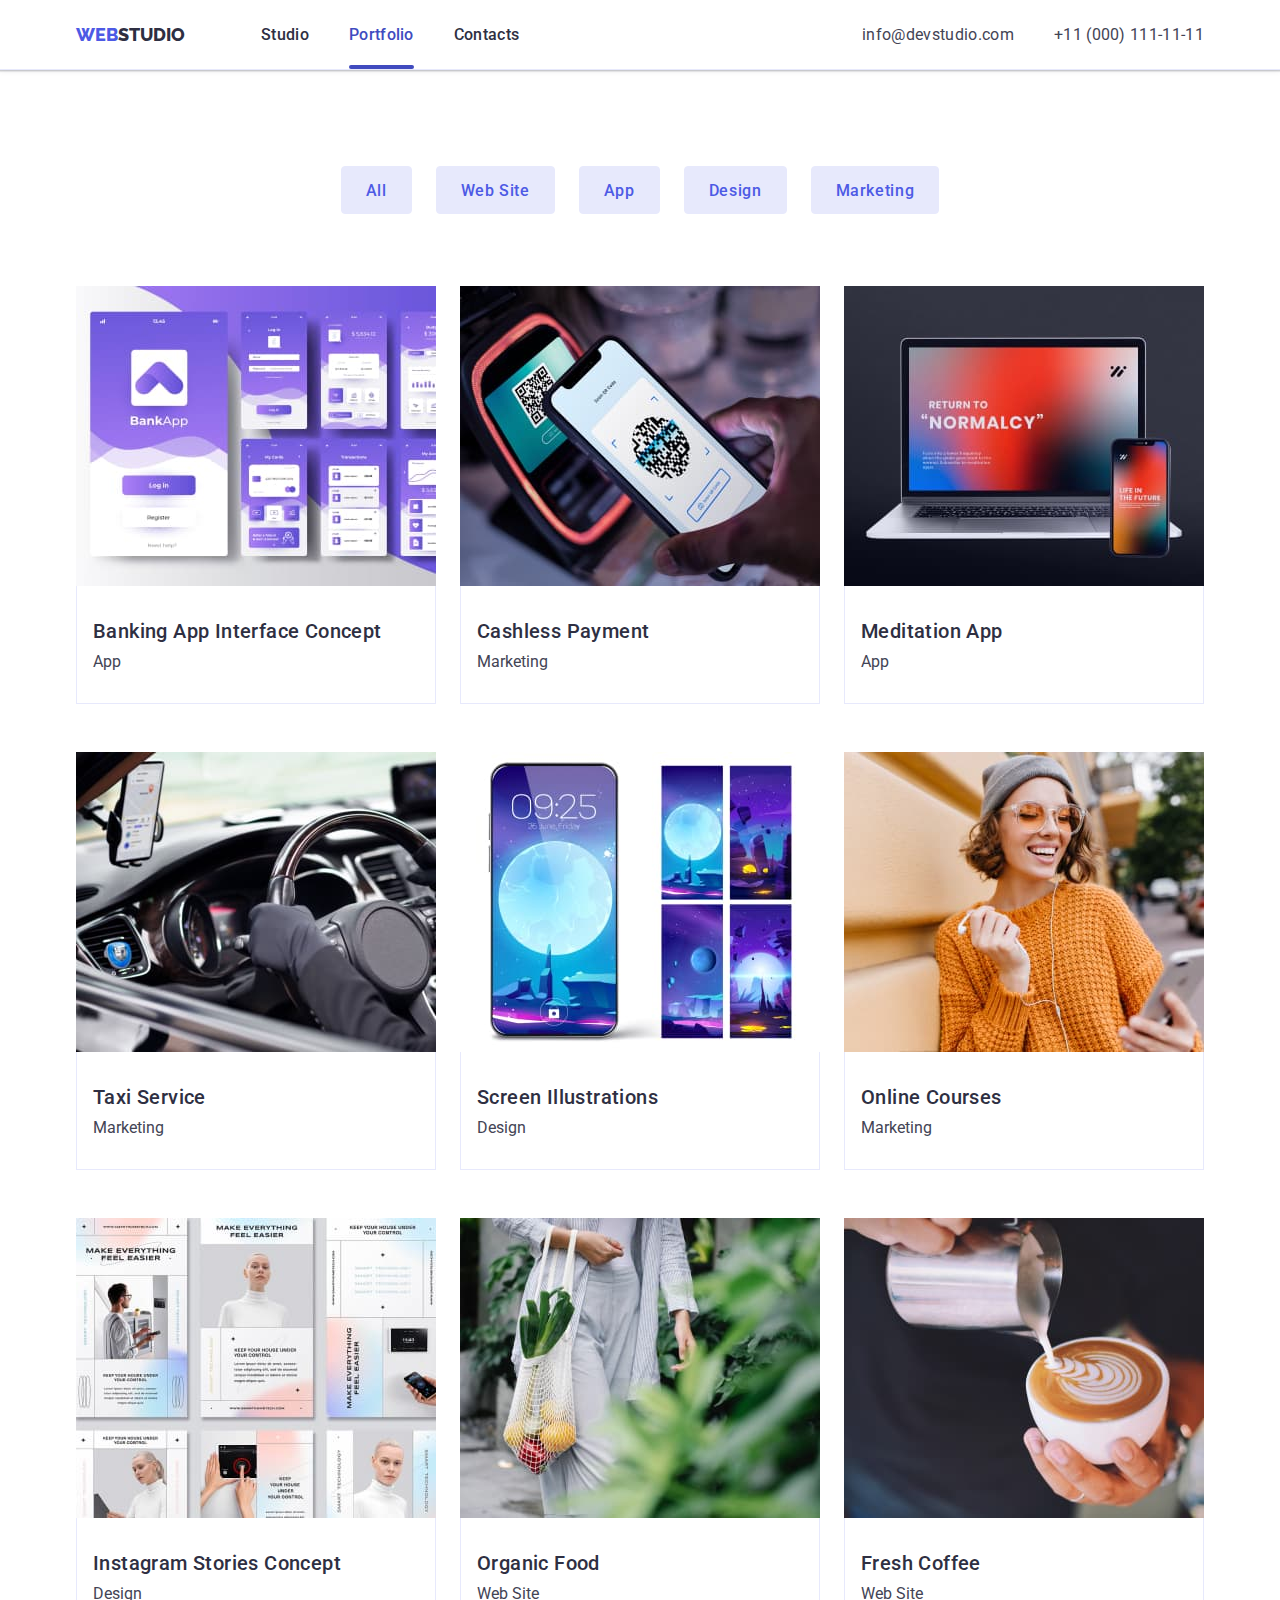
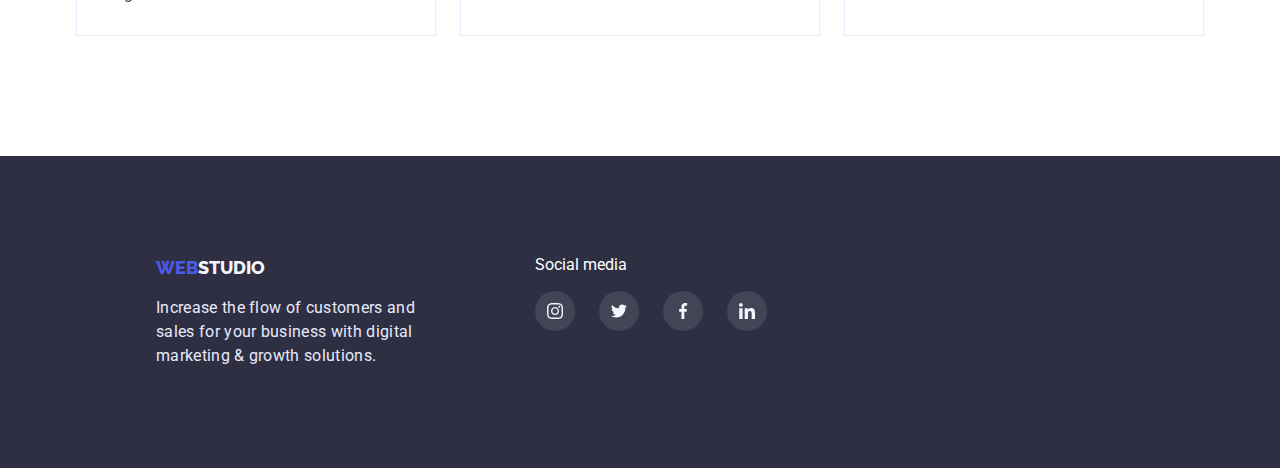
<file: portfolio.html>
<!DOCTYPE html>
<html lang="en">
  <head>
    <meta charset="UTF-8" />
    <meta http-equiv="X-UA-Compatible" content="IE=edge" />
    <meta name="viewport" content="width=device-width, initial-scale=1.0" />
    <title>Portfolio</title>
    <link rel="preconnect" href="https://fonts.googleapis.com" />
    <link rel="preconnect" href="https://fonts.gstatic.com" crossorigin />
    <link
      href="https://fonts.googleapis.com/css2?family=Raleway:wght@800&family=Roboto:wght@400;500;700&display=swap"
      rel="stylesheet"
    />
    <link
      rel="stylesheet"
      href="https://cdnjs.cloudflare.com/ajax/libs/modern-normalize/1.1.0/modern-normalize.min.css"
    />
    <link rel="stylesheet" href="./css/styles.css" />
  </head>
  <body>
    <header class="section header-portfolio">
      <div class="container">
        <nav class="main-nav">
          <a class="logo-studio link" href="./index.html">
            <span class="web-logo link">WEB</span>STUDIO</a
          >
          <ul class="list site-nav">
            <li class="item">
              <a class="link-header link" href="./index.html">Studio</a>
            </li>
            <li class="item">
              <a class="link-header current link" href="./portfolio.html"
                >Portfolio</a
              >
            </li>
            <li class="item">
              <a class="link-header link" href="">Contacts</a>
            </li>
          </ul>
          <ul class="list blok-contact">
            <li class="contact">
              <a class="link site-contact" href="mailto:info@devstudio.com"
                >info@devstudio.com</a
              >
            </li>
            <li class="contact">
              <a class="link site-contact" href="tel:+110001111111"
                >+11 (000) 111-11-11</a
              >
            </li>
          </ul>
        </nav>
      </div>
    </header>
    <main>
      <section class="section btn-portfolio">
        <div class="container">
          <h1 class="visually-hidden">Portfolio</h1>
          <ul class="list btn-block">
            <li class="button">
              <button type="button" class="link-btn btn-all">All</button>
            </li>
            <li class="button">
              <button type="button" class="link-btn btn-site">Web Site</button>
            </li>
            <li class="button">
              <button type="button" class="link-btn btn-app">App</button>
            </li>
            <li class="button">
              <button type="button" class="link-btn btn-design">Design</button>
            </li>
            <li>
              <button type="button" class="link-btn btn-marketing">
                Marketing
              </button>
            </li>
          </ul>
          <ul class="list work-results">
            <li class="project-card">
              <a class="link message" href="">
                <div class="product-thumb">
                  <img
                    src="./images/photo10.jpg"
                    alt="BankApp"
                    width="360"
                    height="300"
                  />
                  <div class="product-overlay">
                    <p class="text-img">
                      14 Stylish and User-Friendly App Design Concepts · Task
                      Manager App · Calorie Tracker App · Exotic Fruit Ecommerce
                      App · Cloud Storage App
                    </p>
                  </div>
                </div>
                <div class="card">
                  <h2 class="title project-name">
                    Banking App Interface Concept
                  </h2>
                  <p class="title-project">App</p>
                </div></a
              >
            </li>
            <li class="project-card">
              <a class="link message" href="">
                <div class="product-thumb">
                  <img
                    src="./images/photo9.jpg"
                    alt="Cashless Payment"
                    width="360"
                    height="300"
                  />
                  <div class="product-overlay">
                    <p class="text-img">
                      14 Stylish and User-Friendly App Design Concepts · Task
                      Manager App · Calorie Tracker App · Exotic Fruit Ecommerce
                      App · Cloud Storage App
                    </p>
                  </div>
                </div>
                <div class="card">
                  <h2 class="title project-name">Cashless Payment</h2>
                  <p class="title-project">Marketing</p>
                </div></a
              >
            </li>
            <li class="project-card">
              <a class="link message" href="">
                <div class="product-thumb">
                  <img
                    src="images/photo8.jpg"
                    alt="Meditation App"
                    width="360"
                    height="300"
                  />
                  <div class="product-overlay">
                    <p class="text-img">
                      14 Stylish and User-Friendly App Design Concepts · Task
                      Manager App · Calorie Tracker App · Exotic Fruit Ecommerce
                      App · Cloud Storage App
                    </p>
                  </div>
                </div>
                <div class="card">
                  <h2 class="title project-name">Meditation App</h2>
                  <p class="title-project">App</p>
                </div></a
              >
            </li>
            <li class="project-card">
              <a class="link message" href="">
                <div class="product-thumb">
                  <img
                    src="./images/photo11.jpg"
                    alt="Taxi Service"
                    width="360"
                    height="300"
                  />
                  <div class="product-overlay">
                    <p class="text-img">
                      14 Stylish and User-Friendly App Design Concepts · Task
                      Manager App · Calorie Tracker App · Exotic Fruit Ecommerce
                      App · Cloud Storage App
                    </p>
                  </div>
                </div>
                <div class="card">
                  <h2 class="title project-name">Taxi Service</h2>
                  <p class="title-project">Marketing</p>
                </div></a
              >
            </li>
            <li class="project-card">
              <a class="link message" href="">
                <div class="product-thumb">
                  <img
                    src="./images/photo12.jpg"
                    alt="Screen Illustrations"
                    width="360"
                    height="300"
                  />
                  <div class="product-overlay">
                    <p class="text-img">
                      14 Stylish and User-Friendly App Design Concepts · Task
                      Manager App · Calorie Tracker App · Exotic Fruit Ecommerce
                      App · Cloud Storage App
                    </p>
                  </div>
                </div>
                <div class="card">
                  <h2 class="title project-name">Screen Illustrations</h2>
                  <p class="title-project">Design</p>
                </div>
              </a>
            </li>
            <li class="project-card">
              <a class="link message" href="">
                <div class="product-thumb">
                  <img
                    src="./images/photo13.jpg"
                    alt="Online Courses"
                    width="360"
                    height="300"
                  />
                  <div class="product-overlay">
                    <p class="text-img">
                      14 Stylish and User-Friendly App Design Concepts · Task
                      Manager App · Calorie Tracker App · Exotic Fruit Ecommerce
                      App · Cloud Storage App
                    </p>
                  </div>
                </div>
                <div class="card">
                  <h2 class="title project-name">Online Courses</h2>
                  <p class="title-project">Marketing</p>
                </div>
              </a>
            </li>
            <li class="project-card">
              <a class="link message" href="">
                <div class="product-thumb">
                  <img
                    src="./images/photo14.jpg"
                    alt="Instagram Stories Concept"
                    width="360"
                    height="300"
                  />
                  <div class="product-overlay">
                    <p class="text-img">
                      14 Stylish and User-Friendly App Design Concepts · Task
                      Manager App · Calorie Tracker App · Exotic Fruit Ecommerce
                      App · Cloud Storage App
                    </p>
                  </div>
                </div>
                <div class="card">
                  <h2 class="title project-name">Instagram Stories Concept</h2>
                  <p class="title-project">Design</p>
                </div></a
              >
            </li>
            <li class="project-card">
              <a class="link message" href="">
                <div class="product-thumb">
                  <img
                    src="./images/photo15.jpg"
                    alt="Organic Food"
                    width="360"
                    height="300"
                  />
                  <div class="product-overlay">
                    <p class="text-img">
                      14 Stylish and User-Friendly App Design Concepts · Task
                      Manager App · Calorie Tracker App · Exotic Fruit Ecommerce
                      App · Cloud Storage App
                    </p>
                  </div>
                </div>
                <div class="card">
                  <h2 class="title project-name">Organic Food</h2>
                  <p class="title-project">Web Site</p>
                </div></a
              >
            </li>
            <li class="project-card">
              <a class="link message" href="">
                <div class="product-thumb">
                  <img
                    src="./images/photo16.jpg"
                    alt="Fresh Coffee"
                    width="360"
                    height="300"
                  />
                  <div class="product-overlay">
                    <p class="text-img">
                      14 Stylish and User-Friendly App Design Concepts · Task
                      Manager App · Calorie Tracker App · Exotic Fruit Ecommerce
                      App · Cloud Storage App
                    </p>
                  </div>
                </div>
                <div class="card">
                  <h2 class="title project-name">Fresh Coffee</h2>
                  <p class="title-project">Web Site</p>
                </div>
              </a>
            </li>
          </ul>
        </div>
      </section>
    </main>
    <footer class="footer">
      <div class="container block-footer">
        <div class="block-logo">
          <a class="logo-footer link" href="./index.html">
            <span class="web-logo link">WEB</span>STUDIO</a
          >
          <p class="post-footer">
            Increase the flow of customers and<br />
            sales for your business with digital<br />
            marketing & growth solutions.
          </p>
        </div>
        <div class="">
          <p class="card-media">Social media</p>
          <ul class="list social-link">
            <li class="icon-distance">
              <a href="" class="icon-footer">
                <svg class="media">
                  <use
                    href="./images/icons.svg/icons.svg.svg#icon-instagram"
                  ></use>
                </svg>
              </a>
            </li>
            <li class="icon-distance">
              <a href="" class="icon-footer">
                <svg class="media">
                  <use
                    href="./images/icons.svg/icons.svg.svg#icon-twitter"
                  ></use>
                </svg>
              </a>
            </li>
            <li class="icon-distance">
              <a href="" class="icon-footer">
                <svg class="media">
                  <use
                    href="./images/icons.svg/icons.svg.svg#icon-facebook"
                  ></use>
                </svg>
              </a>
            </li>
            <li class="icon-distance">
              <a href="" class="icon-footer">
                <svg class="media">
                  <use
                    href="./images/icons.svg/icons.svg.svg#icon-linkedin"
                  ></use>
                </svg>
              </a>
            </li>
          </ul>
        </div>
      </div>
    </footer>
  </body>
</html>
</file>
<file: css/styles.css>
:root {
  --primary-header: #ffffff;
  --primary-footer: #2e2f42;
  --hover-focus: #4d5ae5;
  --btn: #4d5ae5;
  --pressed-state: #404bbf;
  --dark: #2e2f42;
  --success: #31d0aa;
  --text: #434455;
  --subtle-text: #8e8f99;
  --accent: #e7e9fc;
  --light: #f4f4fd;
  --modal: #fcfcfc;
  --taming-cubic: cubic-bezier(0.4, 0, 0.2, 1);
  --taming-duration: 250ms;
}
* {
  box-sizing: border-box;
}

/*---------------------------------BLOK----------------------------------------------------------------------*/
h1 h2 h3 h4 h5 h6 {
  margin: 0;
  padding: 0;
}
p {
  margin: 0;
  padding: 0;
}

img {
  display: block;
}

.section {
  margin-left: auto;
  margin-right: auto;
  max-width: 1440px;
}

.container {
  margin-left: auto;
  margin-right: auto;
  width: 1158px;
  padding-left: 15px;
  padding-right: 15px;
}

body {
  font-family: "Roboto", sans-serif;
  background-color: var(--primary-header);
  color: var(--primary-footer);
}
.visually-hidden {
  padding: 0;
  margin: 0;
  position: absolute;
  width: 1px;
  height: 1px;
  margin: -1px;
  border: 0;
  padding: 0;
  white-space: nowrap;
  clip-path: inset(100%);
  clip: rect(0 0 0 0);
  overflow: hidden;
}

.header {
  margin-left: auto;
  margin-right: auto;
  border-bottom: 1px solid var(--accent);
  box-shadow: 0px 2px 1px rgba(46, 47, 66, 0.08),
    0px 1px 1px rgba(46, 47, 66, 0.16), 0px 1px 6px rgba(46, 47, 66, 0.08);
}

.list {
  padding: 0;
  margin: 0;
  list-style: none;
}
.link {
  text-decoration: none;
}

/*header index.html----Logo*/
.main-nav {
  align-items: center;
  display: flex;
}

.web-logo {
  font-family: "Raleway", sans-serif;
  font-weight: 800;
  font-size: 18px;
  line-height: 1.33;
  color: var(--btn);
}

.logo-studio {
  margin-right: 76px;
  font-family: "Raleway", sans-serif;
  font-weight: 800;
  font-size: 18px;
  line-height: 1.33;
  color: var(--dark);
}

/*----------------------------------navigation----------*/

.site-nav .item:not(:last-child) {
  margin-right: 40px;
}
.site-nav {
  display: flex;
}

.link-header {
  font-weight: 500;
  font-size: 16px;
  line-height: 1.33;
  letter-spacing: 0.02em;
  position: relative;
  color: var(--dark);

  display: block;
  padding: 24px 0;

  transition: color var(--taming-duration) var(--taming-cubic);
}

.link-header::after {
  content: "";
  display: block;
  position: absolute;
  left: 0;
  bottom: 0;
  width: 100%;
  height: 4px;
  border-radius: 2px;
  background-color: var(--pressed-state);
  transform: scaleX(0);
  transition: transform var(--taming-duration) linear;
}

.link-header:hover::after,
.link-header:focus::after,
.link-header.current::after {
  transform: scaleX(1);
}

.link-header.current {
  color: var(--pressed-state);
}

.link-header:hover,
.link-header:focus {
  color: var(--hover-focus);
}

/*------------------------------------contact------------*/
.site-contact {
  display: block;
  font-size: 16px;
  line-height: 1.33;
  letter-spacing: 0.02em;

  padding-top: 24px;
  padding-bottom: 24px;
  color: var(--text);

  transition: color var(--taming-duration) var(--taming-cubic);
}

.site-contact:hover,
.site-contact:focus {
  color: var(--hover-focus);
}

.tele-mail {
  font-style: normal;
  display: flex;
}
.tele-mail .contact:not(:last-child) {
  margin-right: 40px;
}
.tele-mail {
  margin-left: auto;
}

/*----------------------------hero index.html------------------------*/
.hero {
  height: 600px;
  padding-top: 188px;
  padding-bottom: 188px;
  background-color: var(--dark);
}

.hero-btn {
  display: flex;
  justify-content: center;
  cursor: pointer;
  text-align: center;
  min-width: 169px;
  margin: 0px auto;
  padding: 16px 32px;
  border-radius: 4px;
  font-family: inherit;
  font-weight: 500;
  font-size: 16px;
  line-height: 1.33;
  letter-spacing: 0.04em;
  color: var(--primary-header);
  background-color: var(--btn);
  border: var(--btn);
  transition: background-color var(--taming-duration) var(--taming-cubic);
}

.hero-btn:hover,
.hero-btn:focus {
  box-shadow: 0px 4px 4px rgba(0, 0, 0, 0.15);
  background-color: var(--pressed-state);
  border: var(--btn);
  border-radius: 4px;
}

.hero-text {
  display: flex;
  justify-content: center;
  margin-bottom: 48px;
  margin-top: 0px;
  margin-left: auto;
  margin-right: auto;
  color: var(--primary-header);
  font-size: 56px;
  line-height: 1.33;
  letter-spacing: 0.02em;
}

.overlay {
  background-repeat: no-repeat;
  max-width: 1440px;
  max-height: 600px;
  margin-left: auto;
  margin-right: auto;
  background-position: center;
  background-size: cover;
  background-image: linear-gradient(
      to right,
      rgba(46, 47, 66, 0.7),
      rgba(46, 47, 66, 0.7)
    ),
    url("../images/people-office.jpg");
}

/*-----------------------we-are-------------------*/

.page-doing {
  display: flex;
  justify-content: center;
}
.we-are:not(:last-child) {
  margin-right: 24px;
}

.we-are {
  border: 1px solid #e7e9fc;
}

/*title index.html*/
.team {
  padding-bottom: 120px;
}
.main-page {
  display: flex;
  justify-content: center;
  margin-bottom: 72px;
}

.main-page {
  margin-top: 0px;
  font-weight: 700;
  font-size: 36px;
  line-height: 40px;
  text-align: center;
  letter-spacing: 0.02em;
  text-transform: capitalize;
  color: var(--dark);
}

.feature {
  padding-top: 120px;
  padding-bottom: 120px;
}

.card-title {
  display: flex;
  justify-content: center;
  padding: 0;
  margin: 0;
  margin-bottom: 8px;
  color: var(--dark);
}
.title {
  padding: 0;
  margin: 0;
  margin-bottom: 8px;
  font-weight: 500;
  font-size: 20px;
  line-height: 1.33;
  letter-spacing: 0.02em;
}

.characteristic {
  display: flex;
  justify-content: center;
}

.title-info::before {
  height: 112px;
  display: block;
  content: "";
  background-size: contain;
  background-repeat: no-repeat;
  background-position: center;
  background-color: var(--light);
  border-radius: 4px;
  margin-bottom: 8px;
}

.antenna::before {
  background-image: url(../images/icons.svg/antenna.svg);
  background-size: 59.72px;
}
.clock::before {
  background-image: url(../images/icons.svg/clock.svg);
  background-size: 61.22px;
}

.diagram::before {
  background-image: url(../images/icons.svg/diagram.svg);
  background-size: 64px;
}

.astronaut::before {
  background-image: url(../images/icons.svg/asttronaut.svg);
  background-size: 50.13px;
}

.team-info:not(:last-child) {
  margin-right: 27px;
}

.team-info {
  background-color: var(--primary-header);
  box-shadow: 0px 1px 6px rgba(46, 47, 66, 0.08),
    0px 1px 1px rgba(46, 47, 66, 0.16), 0px 2px 1px rgba(46, 47, 66, 0.08);
  border-radius: 0px 0px 4px 4px;
}

.title-info:not(:last-child) {
  margin-right: 24px;
}

.title {
  color: var(--dark);
}
.our-team {
  background-color: var(--light);
}

.card-block {
  padding-top: 32px;
  padding-bottom: 32px;
}

.team-name {
  display: flex;
  justify-content: center;
}

.title-text:not(:last-child) {
  margin-right: 24px;
}
.title-text {
  padding: 0;
  margin: 0;
  font-size: 16px;
  line-height: 1.33;
  letter-spacing: 0.02em;
}
.title-text {
  color: var(--text);
}

.title-professional {
  margin-bottom: 8px;
  display: flex;
  justify-content: center;
  font-size: 16px;
  line-height: 1.33;
  letter-spacing: 0.02em;
  color: var(--text);
}

.main-team {
  display: flex;
  justify-content: center;
  margin-top: 0px;
  margin-bottom: 72px;
  font-size: 36px;
  line-height: 1.33;
  letter-spacing: 0.02em;
}

.main-style {
  padding-top: 120px;
  padding-bottom: 120px;
  background-color: #f4f4fd;
}

.main-team {
  color: var(--dark);
}
.icon-list {
  display: flex;
  justify-content: center;
}

.icon-distance {
  width: 40px;
  height: 40px;
}

.icon-distance:not(:last-child) {
  margin-right: 24px;
}

.btn-icon {
  display: flex;
  align-items: center;
  justify-content: center;
  width: 100%;
  height: 100%;
  margin-top: 8px;
  cursor: pointer;
  border-radius: 50%;
  margin: 0;
  border: none;
  padding: 0px;
  background-color: var(--btn);

  transition: color var(--taming-duration) var(--taming-cubic);
}

.btn-icon:hover,
.btn-icon:focus {
  background-color: var(--pressed-state);
}

.media {
  display: block;
  width: 16px;
  height: 16px;
}

/*customers--------------------------*/
.customers {
  padding-top: 120px;
  padding-bottom: 130px;
}
.block-icon {
  display: flex;
}

.icons {
  height: 88px;
  width: 168px;
}

.icons:not(:last-child) {
  margin-right: 24px;
}

.icon-customers {
  display: flex;
  align-items: center;
  justify-content: center;
  width: 100%;
  height: 100%;
  border: 1px solid var(--subtle-text);
  border-radius: 4px;
  color: var(--subtle-text);

  transition: border-radius var(--taming-duration) var(--taming-cubic),
    color var(--taming-duration) var(--taming-cubic);
}

.icon-customers:hover,
.icon-customers:focus {
  border-color: var(--pressed-state);
  color: var(--pressed-state);
}

.logo-icon {
  width: 104px;
  height: 56px;
  fill: currentColor;
}

/*menu portfolio----------------*/
.header-portfolio {
  border-bottom: 1px solid var(--accent);
  box-shadow: 0px 2px 1px rgba(46, 47, 66, 0.08),
    0px 1px 1px rgba(46, 47, 66, 0.16), 0px 1px 6px rgba(46, 47, 66, 0.08);
}

/*btn portfolio----------------------------------*/

.btn-block {
  margin-bottom: 72px;
  justify-content: center;
  display: flex;
}

.btn-portfolio {
  padding-top: 96px;
  padding-bottom: 120px;
}

.btn-portfolio .button:not(:last-child) {
  margin-right: 24px;
}
.link-btn {
  display: inline-block;
  text-align: center;
  border: 1px solid #e7e9fc;
  padding: 12px 24px;
  border-radius: 4px;
  font-family: inherit;
  font-weight: 500;
  font-size: 16px;
  line-height: 1.33;
  letter-spacing: 0.04em;
  transition: background-color var(--taming-duration) var(--taming-cubic),
    color var(--taming-duration) var(--taming-cubic),
    box-shadow var(--taming-duration) var(--taming-cubic);

  cursor: pointer;
  color: var(--btn);
  background-color: var(--accent);
}

.link-btn:hover,
.link-btn:focus {
  background-color: var(--pressed-state);
  color: var(--primary-header);

  box-shadow: 0px 3px 1px rgba(0, 0, 0, 0.1), 0px 2px 1px rgba(0, 0, 0, 0.08),
    0px 2px 2px rgba(0, 0, 0, 0.12);
}
/*-------------------------BTN-----------------------*/
.btn-all {
  min-width: 69px;
  min-height: 48px;
}
.btn-site {
  min-width: 116px;
  min-height: 48px;
}
.btn-app {
  min-width: 78px;
  min-height: 48px;
}
.btn-design {
  min-width: 101px;
  min-height: 48px;
}
.btn-marketing {
  min-width: 126px;
  min-height: 48px;
}

/*main portfolio--------------------*/

.work-results {
  display: flex;
  flex-wrap: wrap;
}

.project-card:nth-child(-n + 6) {
  margin-bottom: 48px;
}
.project-card:nth-child(3n) {
  margin-right: 0;
}

.project-card {
  width: 360px;
  margin-right: 24px;
}

.product-thumb {
  position: relative;
  overflow: hidden;
}

.project-card .product-overlay {
  position: absolute;
  top: 0;
  left: 0;
  width: 100%;
  height: 100%;
  color: var(--light);
  background-color: var(--hover-focus);
  cursor: pointer;
  transform: translateY(100%);
  transition: transform var(--taming-duration) var(--taming-cubic);
}

.text-img {
  position: absolute;
  left: 32px;
  top: 40px;
}

.message {
  display: block;
}

.message:hover,
.message:focus,
.message:hover .product-overlay,
.message:focus .product-overlay {
  transform: translateY(0);
  box-shadow: 0px 1px 6px rgba(46, 47, 66, 0.08),
    0px 1px 1px rgba(46, 47, 66, 0.16), 0px 2px 1px rgba(46, 47, 66, 0.08);
}
/*--------------------------div card-------------*/
.card {
  display: block;
  padding: 32px 0px 32px 16px;
}
.card {
  border-bottom: 1px solid var(--accent);
}
.card {
  border-left: 1px solid var(--accent);
}

.card {
  border-right: 1px solid var(--accent);
}

.title-project {
  margin: 0px;
  padding: 0;
  color: var(--text);
}

.blok-contact {
  font-style: normal;
  display: flex;
  margin-left: auto;
}

.blok-contact .contact:not(:last-child) {
  margin-right: 40px;
}
/*-----------------------------footer--------------------------*/
.footer {
  width: 1440px;
  margin-left: auto;
  margin-right: auto;
  padding-top: 100px;
  padding-bottom: 100px;
  background-color: var(--primary-footer);
}

.block-footer {
  display: flex;
}

.block-logo {
  margin-right: 120px;
}

.logo-footer {
  display: block;
  font-family: "Raleway", sans-serif;
  font-weight: 800;
  font-size: 18px;
  line-height: 1.33;
  margin-bottom: 16px;
  color: var(--light);
}

.logo-footer:hover,
.logo-footer:focus {
  color: var(--light);
}

.post-footer {
  padding: 0;
  margin: 0;
  font-size: 16px;
  line-height: 24px;
  letter-spacing: 0.02em;
  color: var(--accent);
}
/*------------------------icons footer---------------*/
.social-link {
  margin-top: 16px;
  display: flex;
}

.card-media {
  padding: 0;
  margin: 0;
  color: var(--primary-header);
}
.distance-footer {
  width: 40px;
  height: 40px;
}
.distance-footer:not(:last-child) {
  margin-right: 24px;
}

.icon-footer {
  display: flex;
  align-items: center;
  justify-content: center;
  width: 100%;
  height: 100%;
  background-color: rgba(255, 255, 255, 0.1);
  cursor: pointer;
  border-radius: 50%;
  margin: 0;
  border: none;
  padding: 0px;

  transition: background-color var(--taming-duration) var(--taming-cubic);
}

.icon-footer:hover,
.icon-footer:focus {
  background-color: var(--success);
}
/*---------------------------------------------modal ------------------------*/

.backdrop {
  position: fixed;
  top: 0;
  left: 0;
  width: 100%;
  height: 100%;
  background-color: rgba(46, 47, 66, 0.4);
}

.backdrop.is-hidden {
  visibility: hidden;
  opacity: 0;
  pointer-events: none;
}

.modal {
  display: flex;
  justify-content: right;
  position: absolute;
  top: 50%;
  left: 50%;
  transform: translate(-50%, -50%);
  min-width: 408px;
  min-height: 584px;
  background-color: var(--modal);
}

.modal-btn {
  content: "";
  cursor: pointer;
  position: absolute;
  top: 24px;
  right: 24px;
  width: 24px;
  height: 24px;
  background-color: var(--accent);
  border: 1px solid rgba(0, 0, 0, 0.1);
  border-radius: 50%;
}

.modal .modal-btn:hover,
.modal .modal-btn:focus {
  fill: var(--primary-header);
  background-color: var(--hover-focus);
}

.vector {
  width: 8px;
  height: 8px;
}
</file>
